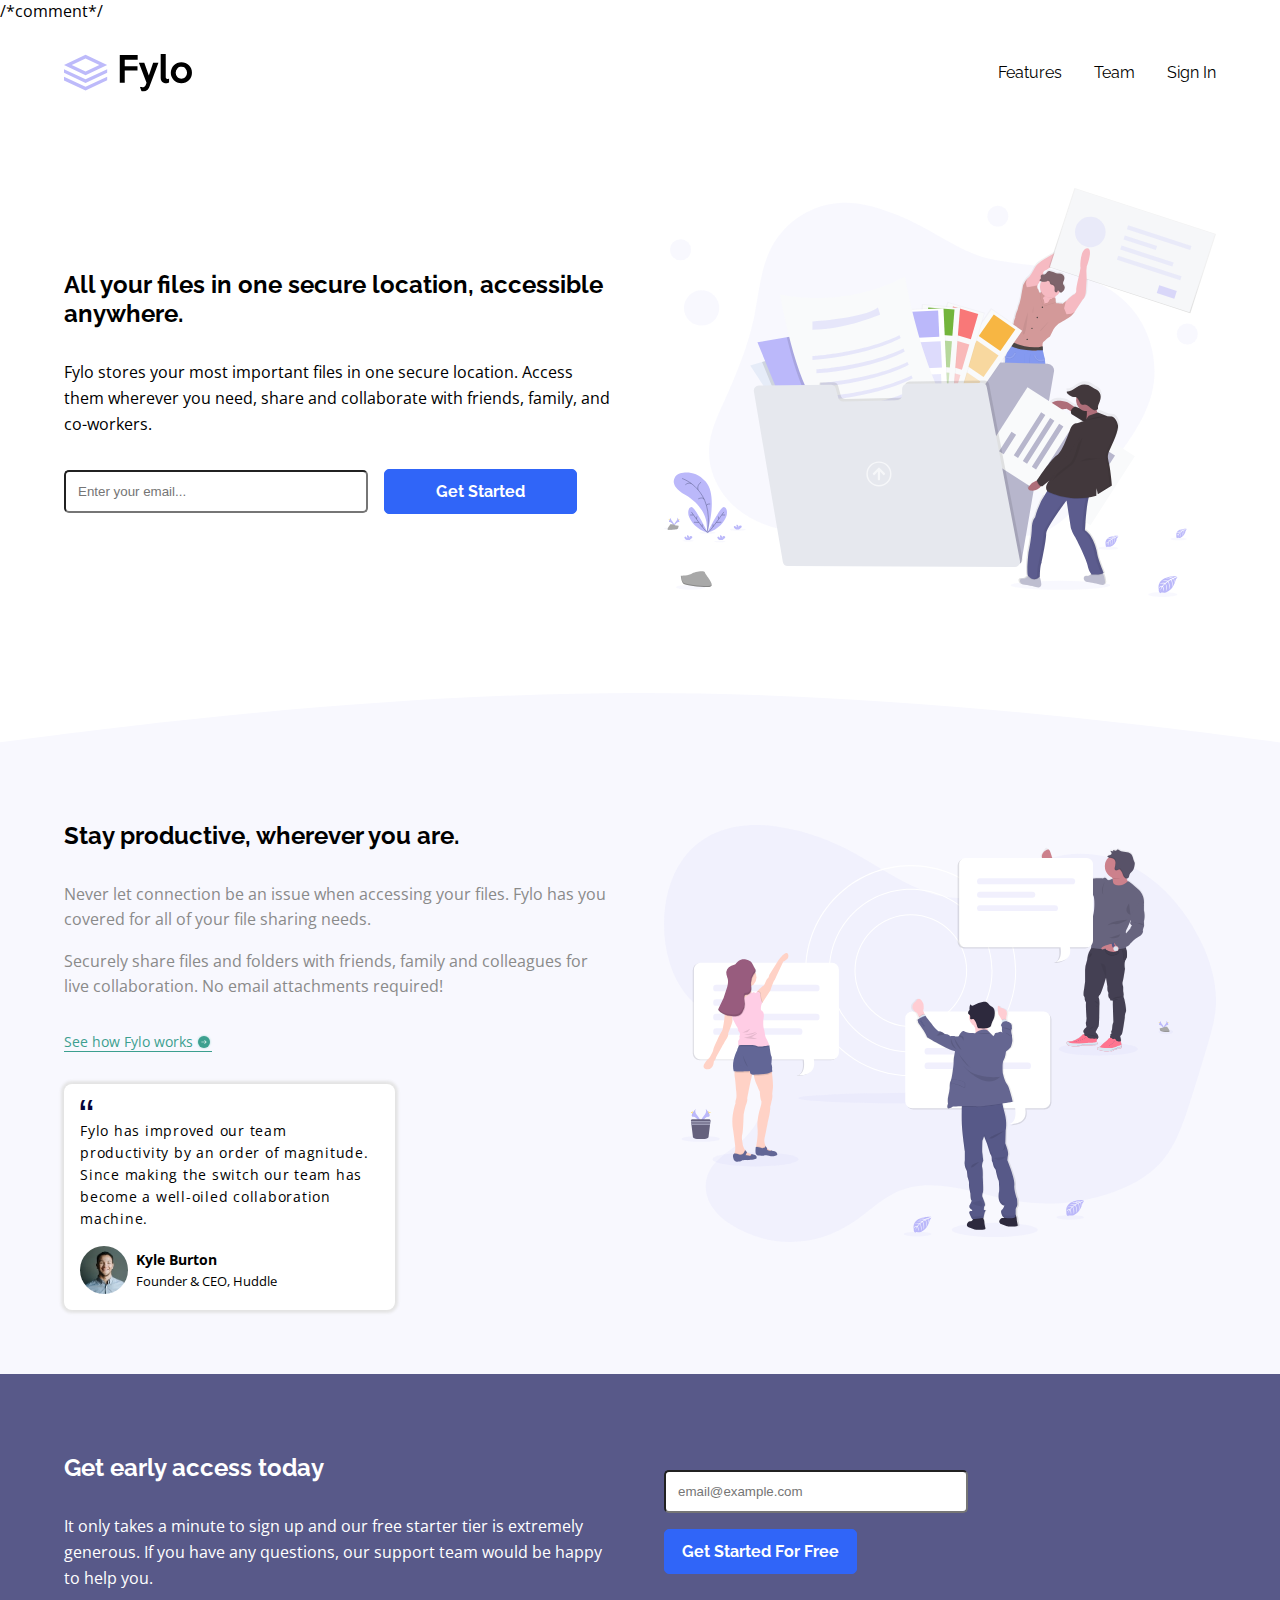
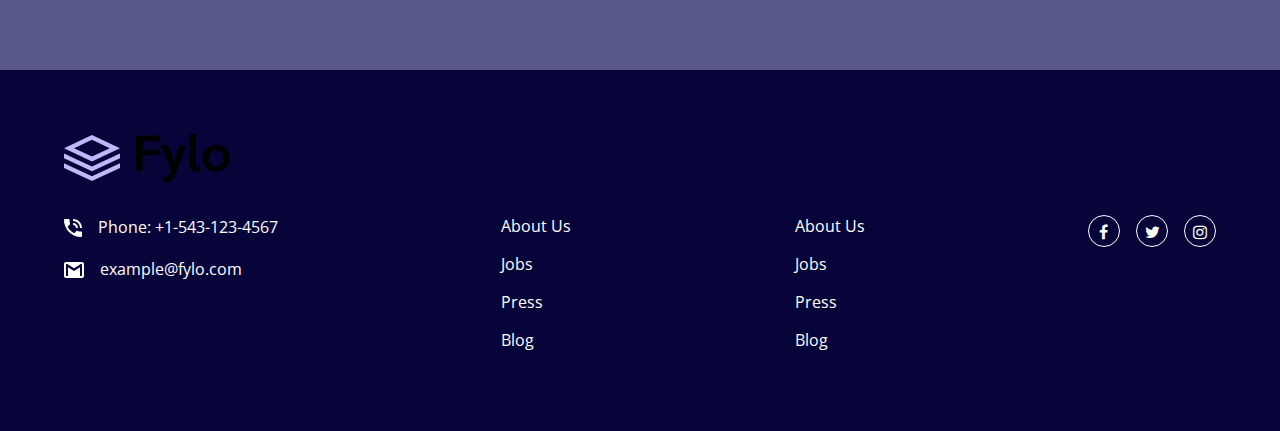
<file: OneDrive/Fylo Landing Page/index.html>
/*comment*/<!DOCTYPE html>
<html lang="en">
<head>
    <meta charset="UTF-8">
    <meta http-equiv="X-UA-Compatible" content="IE=edge">
    <meta name="viewport" content="width=device-width, initial-scale=1.0">
    <title>Fylo Landing Page</title>
    <link rel='stylesheet' href='style.css'>
    <link href="https://fonts.googleapis.com/css2?family=Open+Sans&family=Raleway:wght@400;700&display=swap" rel="stylesheet">
    <link rel="stylesheet" href="https://cdnjs.cloudflare.com/ajax/libs/font-awesome/4.7.0/css/font-awesome.min.css">
</head>
<body>
    <nav class='flex-center'>
        <a href="#" class='logo'><img src='img/logo.svg'></a>
        <ul>
            <li><a href="#">Features</a></li>
            <li><a href="#">Team</a></li>
            <li><a href="#">Sign In</a></li>
        </ul>
    </nav>

    <header class='flex-column-reverse'>
        <div class='even-cols'>
            <img class='hero' src='img/illustration-1.svg'>
        </div>
        <div class='even-cols max-width'>
            <h2>All your files in one secure location, accessible anywhere.</h2>
            <p>Fylo stores your most important files in one secure location. Access them wherever you need, share and collaborate with friends, family, and co-workers.</p>
            <form class='flex-column-no-gap'>
                <input class='input-white' type='email' id='email' name='email' placeholder='Enter your email...' pattern="[a-z0-9._%+-]+@[a-z0-9.-]+\.[a-z]{2,4}$" />
                <input class='input-blue' type='submit' value='Get Started'>
            </form>
        </div>
    </header>

    <main class='flex-column'>
        <div class='even-cols max-width'>
            <h2>Stay productive, wherever you are.</h2>
            <p class='text-gray extra'>Never let connection be an issue when accessing your files. Fylo has you covered for all of your file sharing needs.</p>
            <p class='text-gray'>Securely share files and folders with friends, family and colleagues for live collaboration. No email attachments required!</p>
            <div class='flex-center main-link-border'>
                <a class='main-link' href='#'>See how Fylo works</a>
                <a class='main-link-img' href="#"><img src='img/icon-arrow.svg'></a>
            </div>
            <div class='bg-white'>
                <img class='quotation-icon' src='img/icon-quotes.svg'>
                <p class='letter-spacing'>Fylo has improved our team productivity by an order of magnitude. Since making the switch our team has become a well-oiled collaboration machine.</p>
                <div class='flex-center avatar-margin'>
                    <img class='avatar' src='img/avatar-testimonial.jpg'>
                    <div>
                        <p><strong>Kyle Burton</strong></p>
                        <p class='text-small'>Founder & CEO, Huddle</p>
                    </div>
                </div>
            </div>
        </div>
        <div class='even-cols'>
            <img class='illustration-two' src='img/illustration-2.svg'>
        </div>
    </main>

    <section class='bg-blue flex-column'>
        <div class='even-cols max-width'>
            <h2>Get early access today</h2>
            <p>It only takes a minute to sign up and our free starter tier is extremely generous. If you have any questions, our support team would be happy to help you.</p>
        </div>
        <form class='flex-column-stay even-cols'>
            <input class='input-white' type='email' name='email' id='email' placeholder='email@example.com' pattern="[a-z0-9._%+-]+@[a-z0-9.-]+\.[a-z]{2,4}$" />
            <input class='input-blue' type='submit' value='Get Started For Free'>
        </form>
    </section>

    <footer class='bg-dark-blue'>
        <img src='img/logo.svg'>
        <div class='flex-column-footer'>
            <div class='div'>
                <div class='flex-center footer-phone'>
                    <img src='img/icon-phone.svg'>
                    <p>Phone: +1-543-123-4567</p>
                </div>
                <div class='flex-center'>
                    <img src='img/icon-email.svg'>
                    <p>example@fylo.com</p>
                </div>
            </div>
            <div class='div'>
                <ul>
                    <li><a href="#">About Us</a></li>
                    <li><a href="#">Jobs</a></li>
                    <li><a href="#">Press</a></li>
                    <li><a href="#">Blog</a></li>
                </ul>
            </div>
            <div class='div'>
                <ul>
                    <li><a href="#">About Us</a></li>
                    <li><a href="#">Jobs</a></li>
                    <li><a href="#">Press</a></li>
                    <li><a href="#">Blog</a></li>
                </ul>
            </div>
            <div class='div flex text-align-center'>
                <a href='#' class='fa fa-facebook'></a>
                <a href='#' class='fa fa-twitter'></a>
                <a href='#' class='fa fa-instagram'></a>
            </div>
        </div>
    </footer>
</body>
</html>
</file>
<file: OneDrive/Fylo Landing Page/style.css>
:root {
    --dark-blue: hsl(243, 87%, 12%);
    --blue: hsl(238, 22%, 44%);
    --bright-blue: hsl(224, 93%, 58%);
    --very-bright-blue: hsl(224, 100%, 70%);
    --cyan: hsl(170, 45%, 43%);
    --grayish-blue: hsl(240, 75%, 98%);
    --light-gray: hsl(0, 0%, 54%);

    --raleway: 'Raleway', sans-serif;
}

* {
    box-sizing: border-box;
}

body {
    margin: 0;
    font-family: 'Open Sans', sans-serif;
    font-weight: 400;
    text-align: center;
}

h1, h2, h3, h4, h5, h6 {
    margin: 0;
    padding: 0;
    font-family: var(--raleway);
}

p {
    margin: 0;
    line-height: 1.6;
}

img {
    max-width: 100%;
}

ul {
    list-style: none;
    margin: 0;
    padding: 0;
}

a {
    text-decoration: none;
    color: inherit;
    display: inline-block;
}


/*
  -------------------------
  FLEX
  -------------------------
*/


.flex {
    display: flex;
}

.flex-column {
    display: flex;
    flex-direction: column;
}

.flex-column-reverse {
    display: flex;
    flex-direction: column;
}

.flex-column-footer {
    display: flex;
    flex-direction: column;
}

.flex-column-no-gap {
    display: flex;
    flex-direction: column;
}

.flex-center {
    display: flex;
    align-items: center;
}

.flex-column-stay {
    display: flex;
    flex-direction: column;
}


/*
  -------------------------
  INPUTS
  -------------------------
*/

input {
    padding: 0.75rem;
    margin-bottom: 1rem;
    border-radius: 5px;
}

.input-blue {
    background-color: var(--bright-blue);
    color: white;
    font-family: var(--raleway);
    font-weight: 700;
    font-size: 1rem;
    border: 1px solid var(--bright-blue);
}

.input-blue:hover {
    background-color: var(--very-bright-blue);
    border: 1px solid var(--very-bright-blue);
    cursor: pointer;
}

/*
  -------------------------
  PADDING
  -------------------------
*/

nav {
    padding: 2rem 2rem;
}

header,
main,
.bg-blue,
footer {
    padding: 3rem 2rem;
}

.hero {
    margin-bottom: 2rem;
}

h2 {
    margin-bottom: 2rem;
}

main h2 {
    margin-top: 4rem;
}

form {
    margin-top: 2rem;
}

.illustration-two {
    margin: 2rem 0;
}



/*
  -------------------------
  NAVBAR
  -------------------------
*/


nav ul {
    display: flex;
    font-family: var(--raleway);
}

nav ul:last-child {
    margin-left: 0;
}

nav ul li {
    margin-left: 0.5rem;
    font-size: 0.8765rem;
}

nav ul li:hover {
    color: var(--blue);
}

.logo {
    width: 5.5rem;
    margin-right: auto;
}


/*
  -------------------------
  FOOTER
  -------------------------
*/

footer {
    text-align: left;
}

footer .div {
    margin-top: 2rem;
}

footer li {
    margin-bottom: 1rem;
}

footer img {
    margin-right: 1rem;
}

.footer-phone {
    margin-bottom: 1rem;
}

.fa {
    height: 2rem;
    width: 2rem;
    padding: 0.5rem;
    border: 1px solid #fff;
    border-radius: 50%;
    text-align: center;
}

.fa + .fa {
    margin-left: 1rem;
}

.fa:hover {
    border: 1px solid var(--blue);
}

.text-align-center {
    margin: 0 auto;
}

footer a:hover {
    color: var(--blue);
}


/*
  -------------------------
  TESTIMONIAL SECTION
  -------------------------
*/

.main-link-border {
    margin: 2rem 0;
    font-size: 0.8625rem;
    color: var(--cyan);
    border-bottom: 1px solid var(--cyan);
    width: fit-content;
    margin-inline: auto;
}

.main-link-border:hover {
    opacity: 75%;
}

.main-link-img {
    margin-left: 0.2rem;
}

.bg-white {
    background-color: white;
    box-shadow: 0 0 3px 3px rgb(228, 228, 228);
    text-align: left;
    padding: 1rem;
    border-radius: 0.5rem;
    font-size: 0.8625rem;
}

.letter-spacing {
    letter-spacing: 0.75px;
}

.quotation-icon {
    margin-bottom: 0.5rem;
}

.avatar {
    border-radius: 50%;
    width: 3rem;
    height: 3rem;
    margin-right: 0.5rem;
}

.avatar-margin {
    margin-top: 1rem;
}

.extra {
    margin-bottom: 1rem;
}

.text-gray {
    color: var(--light-gray);
}

.text-small {
    font-size: 0.8rem;
}

/*
  -------------------------
  BG-COLORS
  -------------------------
*/

main {
    background-image: url('img/bg-curve-mobile.svg');
    background-repeat: no-repeat;
    background-size: cover;
    background-position: center;
}

.bg-blue {
    background-color: var(--blue);
    color: white;
}

.bg-dark-blue {
    background-color: var(--dark-blue);
    color: white;
}


/*
  -------------------------
  MEDIA QUERIES
  -------------------------
*/

@media screen and (min-width: 768px) {
    .flex-column {
        flex-direction: row;
        align-items: center;
        gap: 3rem;
    }

    .flex-column-reverse {
        flex-direction: row-reverse;
        align-items: center;
        gap: 3rem;
    }

    .flex-column-no-gap {
        flex-direction: row;
        align-items: center;
        gap: 1rem;
    }

    .even-cols {
        width: 100%;
    }

    .flex-column-footer {
        flex-direction: row;
        justify-content: space-between;
    }

    body {
        text-align: left;
    }

    nav {
        padding: 2rem 4rem;
    }
    
    header,
    main,
    .bg-blue,
    footer {
        padding: 4rem 4rem;
    }

    nav ul li {
        margin-left: 2rem;
        font-size: 1rem;
    }

    .logo {
        width: 8rem;
        margin-right: auto;
    }

    .main-link-border {
        margin-inline: initial;
    }
    
    .text-align-center {
        margin: 0;
    }

    .bg-white {
        width: 80%;
    }
}


@media screen and (min-width: 992px) {
    .input-blue {
        width: 35%;
        min-width: 12rem
    }

    .input-white {
        width: 55%;
    }

    .bg-white {
        width: 60%;
    }
}


@media screen and (min-width: 1300px) {
    .even-cols {
        max-width: 37.5rem;
        margin-inline: auto;
    }
}
</file>
